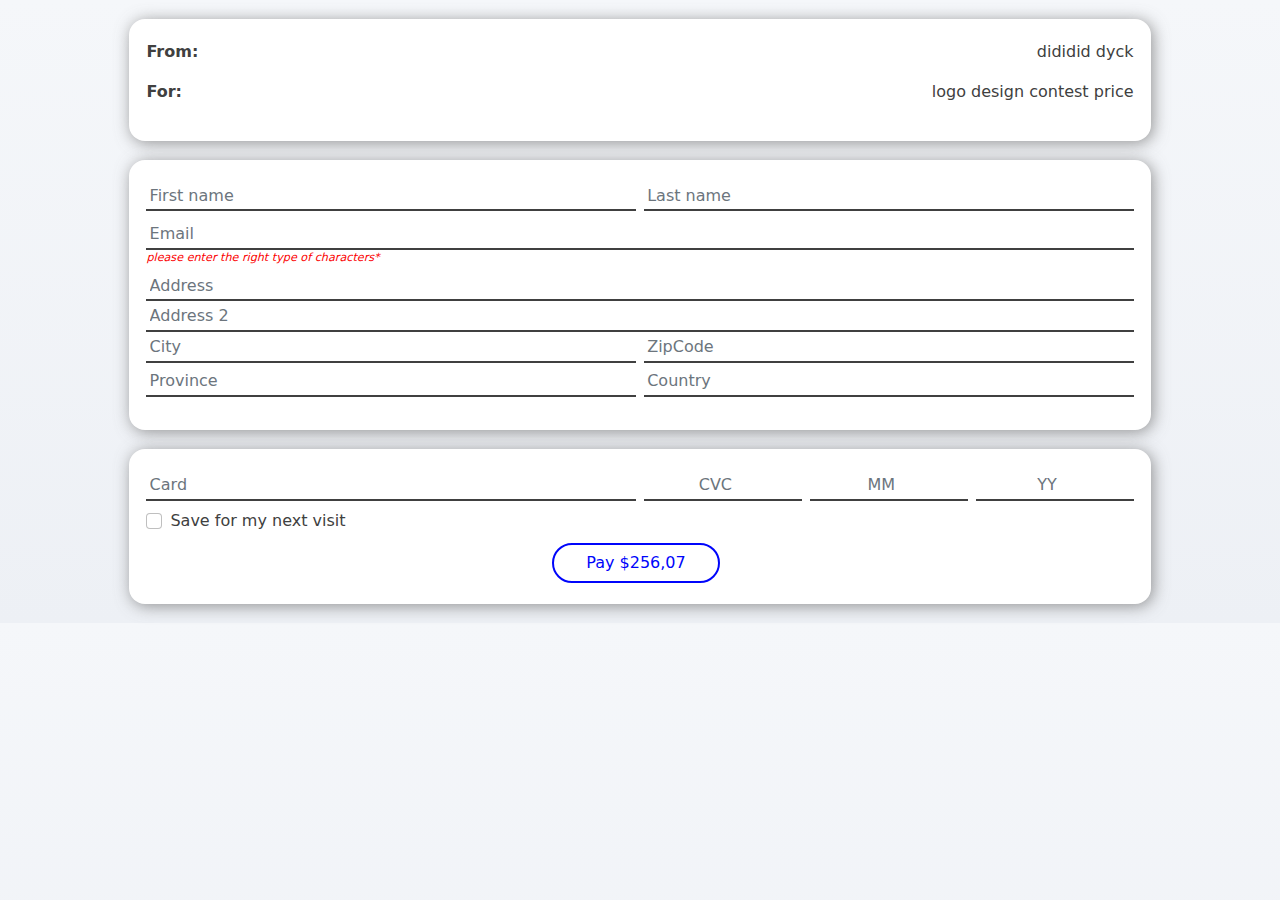
<file: index.html>
<!doctype html>
<html lang="pt-br">

<head>
  <!-- Required meta tags -->
  <meta charset="utf-8">
  <meta name="viewport" content="width=device-width, initial-scale=1">
  <link href="./css/app.css" rel="stylesheet">


  <title>form</title>
</head>

<body class="text-center">
  <div class="container">
    <div class="row justify-content-center">
      <div class="col-11 content">
        <div id="card-1" class="indie-white-card">
          <div class="row">
            <div class="col-3 text-start">
              <p class="m-bold">From:</p>
            </div>
            <div id="from" class="col-9 text-end">
              <p>dididid dyck</p>
            </div>
          </div>
          <div class="row">
            <div class="col-3 text-start">
              <p class="m-bold">For:</p>
            </div>
            <div id="for" class="col-9 text-end">
              <p> logo design contest price</p>
            </div>
          </div>
        </div>
        <div id="card-2" class="indie-white-card">
          <div id="name" class="row">
            <div class="col-6">
              <div class="mb-2 text-start">
                <input type="text" class="form-control text-start" id="first-name" placeholder="First name">
              </div>
            </div>
            <div class="col-6">
              <div class="mb-2 text-start">
                <input type="text" class="form-control text-start" id="last-name" placeholder="Last name">
              </div>
            </div>
          </div>
          <div id="email" class="row">
            <div class="col">
              <div class="mb-1 text-start">
                <input type="email" class="form-control" id="user-email" placeholder="Email">
                <p class="m-erro m-small mb-1">please enter the right type of characters*</p>
                <!--in case of erro-->
              </div>
            </div>
          </div>
          <div id="adress" class="row">
            <div class="col">
              <div class="mb-1 text-start">
                <input type="text" class="form-control" id="user-Address" placeholder="Address">
                <input type="text" class="form-control" id="user-Address2" placeholder="Address 2">
                <div id="location" class="row">
                  <div class="col-6">
                    <div class="mb-1 text-start">
                      <input type="text" class="form-control text-start" id="user-city" placeholder="City">
                    </div>
                  </div>
                  <div class="col-6">
                    <div class="mb-1 text-start">
                      <input type="number" class="form-control text-start" id="zipcode" placeholder="ZipCode">
                    </div>
                  </div>
                </div>
                <div id="location-p2" class="row">
                  <div class="col-6">
                    <div class="mb-1 text-start">
                      <input type="text" class="form-control text-start" id="province" placeholder="Province">
                    </div>
                  </div>
                  <div class="col-6">
                    <div class="mb-2 text-start">
                      <input type="number" class="form-control text-start" id="country" placeholder="Country">
                    </div>
                  </div>
                </div>
              </div>
            </div>
          </div>
        </div>
        <div id="card-3" class="indie-white-card">
          <div id="credit-card" class="row">
            <div class="col-6">
              <div class="mb-2 text-start">
                <input type="number" class="form-control text-start" id="user-card" placeholder="Card">
              </div>
            </div>
            <div class="col-2">
              <div class="mb-2 text-center">
                <input type="number" class="form-control text-center" id="cvc" placeholder="CVC">
              </div>
            </div>
            <div class="col-2">
              <div class="mb-2 text-center">
                <input type="number" class="form-control text-center" id="card-month" placeholder="MM">
              </div>
            </div>
            <div class="col-2">
              <div class="mb-2 text-center">
                <input type="number" class="form-control text-center" id="card-year" placeholder="YY">
              </div>
            </div>
            <div id="keep-information" class="row">
              <div class="col text-start">
                <div class="form-check">
                  <input class="form-check-input" type="checkbox" value="" id="flexCheckDefault">
                  <label class="form-check-label" for="flexCheckDefault">Save for my next visit</label>
                </div>
              </div>
            </div>
            <div id="price-btn" class="row">
              <div class="col text-center mt-2">
                <a href="./confirmation.html">
                  <button type="button" class="btn btn-outline-primary">Pay <span id="value-payment">$256,07</span></button>
                </a>
              </div>
            </div>
          </div>
        </div>
      </div>
    </div>
  </div>
  <!-- bootstrap JavaScript -->
  <script src="js\bootstrap.bundle.min.js"></script>

</body>

</html>
</file>
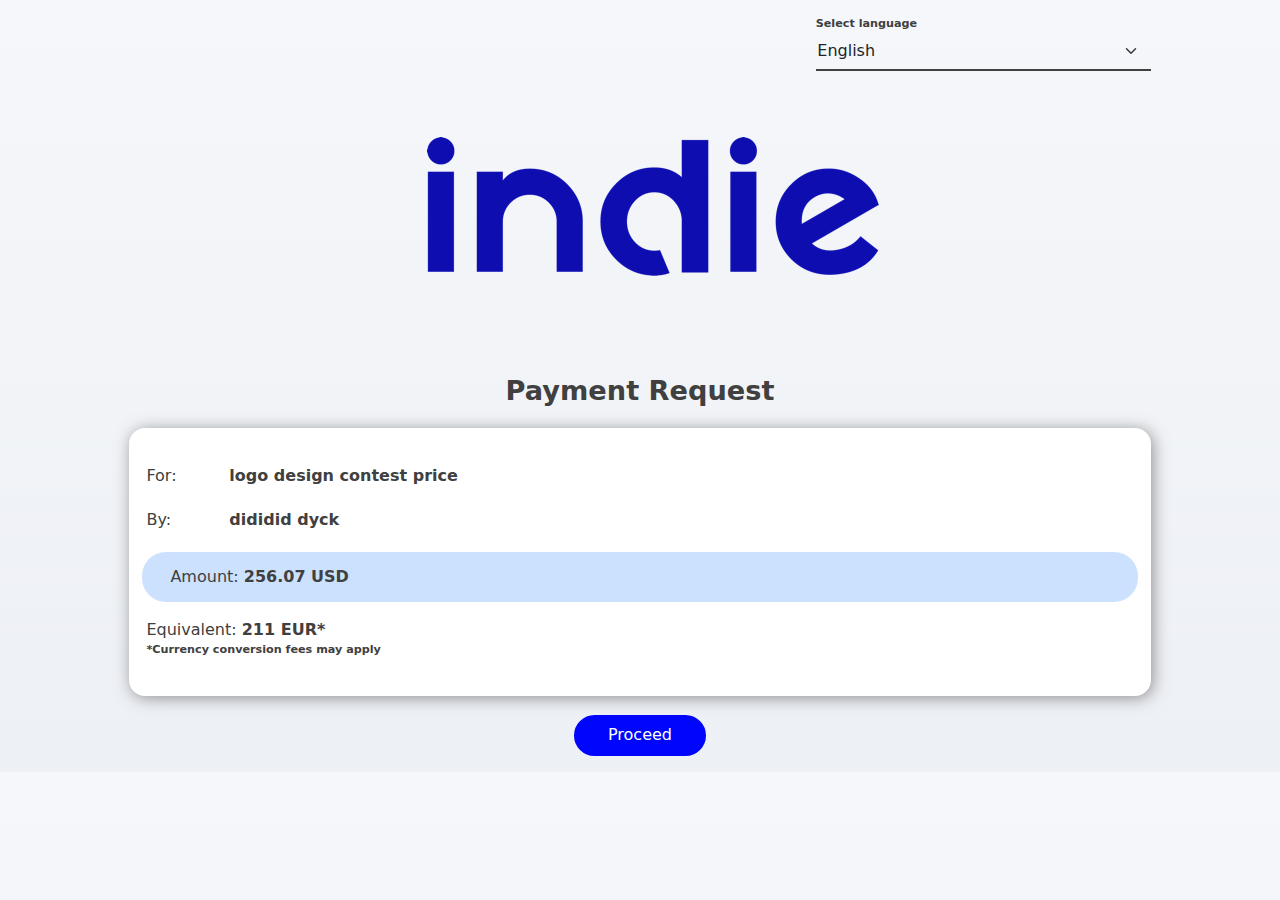
<file: confirmation.html>
<!doctype html>
<html lang="pt-br">

<head>
  <!-- Required meta tags -->
  <meta charset="utf-8">
  <meta name="viewport" content="width=device-width, initial-scale=1">
  <link href="./css/app.css" rel="stylesheet">


  <title>confirmation</title>
</head>

<body class="text-center">
  <div class="container">
    <div class="row justify-content-center">
      <div class="col-11">
        <div class="row">
          <div class="col-4 offset-8">
            <p class=" text-start m-bold m-small mt-3 mb-0">Select language</p>
            <select class="form-select" aria-label="Default select example">
              <option value="EN" selected>English</option>
              <option value="ES">Spanish</option>
              <option value="FR">French</option>
            </select>
          </div>
        </div>
        <div class="row">
          <div class="col">
            <img class="img-fluid" src="./img/indie-small-i-transparent-600x300-LOGO.png" alt="brand logo">
          </div>
        </div>
        <div class="row">
          <div class="col">
            <p class="m-bold m-big">Payment Request</p>
          </div>
        </div>
        <div id="card-4" class="indie-white-card mt-0">
          <div class="row mt-3">
            <div class="col-1 text-start">
              <p>For:</p>
            </div>
            <div id="for-confirm" class="col-10 text-start">
              <p class="m-bold"> logo design contest price</p>
            </div>
          </div>
          <div class="row mt-1">
            <div class="col-1 text-start">
              <p>By:</p>
            </div>
            <div id="from-confirm" class="col-10 text-start">
              <p class="m-bold">dididid dyck</p>
            </div>
          </div>
          <div class="row mt-1 rounded-bg">
            <div class="col text-start">
              <p class="mb-0">Amount: <span id="amount" class="m-bold">256.07 USD</span></p>
            </div>
          </div>
          <div class="row mt-3 ">
            <div class="col text-start">
              <p class="mb-0">Equivalent: <span id="converted" class="m-bold">211 EUR*</span></p>
              <p class="m-bold m-small mt-0">*Currency conversion fees may apply</p>
            </div>
          </div>
        </div>
        <div class="row">
          <div class="col mb-3">
            <a href=""> <button type="button" class="btn btn-primary">Proceed</button></a>
          </div>
        </div>
      </div>
    </div>
  </div>
  <!-- bootstrap JavaScript -->
  <script src="js\bootstrap.bundle.min.js"></script>
</body>

</html>
</file>
<file: css/app.css>
@import url(./bootstrap.min.css);
@import url(./bootstrap-grid.min.css);

/*font custom start*/
@font-face {
  font-family: 'Metropolis';
  src: url('./css/font/Metropolis-Regular.woff2') format('woff2'),
      url('./css/font/Metropolis-Regular.woff') format('woff');
  font-style: normal;
}
/*font custom end*/

/*general custom start*/
:root {
  --metropolis:system-ui,-apple-system,'Metropolis';  
  --bs-font-sans-serif: system-ui,-apple-system,"Segoe UI",Roboto,"Helvetica Neue",Arial,"Noto Sans","Liberation Sans",sans-serif,"Apple Color Emoji","Segoe UI Emoji","Segoe UI Symbol","Noto Color Emoji";
 
}

body {
    margin: 0;
    font-family: var(--metropolis);
    font-size: 1rem;
    font-weight: 400;
    line-height: 1.5;
    color: #404040;
    background-image: linear-gradient(to top, #EDF0F5 0%, #F5F7FA 100%);
    -webkit-text-size-adjust: 100%;
    -webkit-tap-highlight-color: transparent;
    
    
}

.row {
  --bs-gutter-x: .5rem;
  --bs-gutter-y: 0;
  display: flex;
  flex-wrap: wrap;
  margin-top: calc(var(--bs-gutter-y) * -1);
  margin-right: calc(var(--bs-gutter-x)/ -2);
  margin-left: calc(var(--bs-gutter-x)/ -2);
}
.rounded-bg{
    background-color:rgba(87, 157, 252, .3);
    padding: .8rem 1.5rem;
    border-radius: 1.5rem; 
}
/*general custom end*/
/*text custom start*/
 .m-bold{
  font-weight: 750;
}
 .m-erro{
  font-style: italic;
  color:#FB0000 ;
}
 .m-small{
  font-size: 0.7rem ;
}
.m-big{
  font-size: 1.7rem;
}
/*text custom end*/
/*white cards start*/
.indie-white-card{
background: #FFFFFF;
box-shadow: 2px 2px 16px #707070BF;
border-radius: 1rem;
margin:1.2rem auto;
padding:1.3rem 1.1rem;
opacity: 1;

}

/*white cards end*/
/*form custom start*/
.form-control {
  display: block;
  width: 100%;
  padding: .3rem .2rem;
  font-size: 1rem;
  font-weight: 400;
  line-height: 1;
  color: #404040;
  background-color: #fff;
  background-clip: padding-box;
  border: transparent;
  border-bottom: 2px solid #404040;
  -webkit-appearance: none;
  -moz-appearance: none;
  appearance: none;
  border-radius: 0;
  transition: none;
}

.form-check-input:checked {
  background-color: #0005FB;
  border-color: #0005FB;
}

.form-select {
  display: block;
  width: 100%;
  padding: .375rem 1.75rem .375rem .1rem;
  font-size: 1rem;
  font-weight: 400;
  line-height: 1.5;
  color: #212529;
  background-color: transparent;
  background-repeat: no-repeat;
  background-position: right .75rem center;
  background-size: 16px 12px;
  border: transparent;
  border-bottom: 2px solid #404040;
  border-radius: 0;
  -webkit-appearance: none;
  -moz-appearance: none;
  appearance: none;
}
/*form custom end*/

/*outline-button custom start*/
.btn-outline-primary {
  color: #0005FB;
  border-color: #0005FB;
}
.btn-outline-primary:hover {
  color: #ffffff;
  border-color: transparent;
  background-color: #0005FB;
}
.btn {
  display: inline-block;
  font-weight: 400;
  line-height: 1.5;
  color: #0005FB;
  text-align: center;
  text-decoration: none;
  vertical-align: middle;
  cursor: pointer;
  -webkit-user-select: none;
  -moz-user-select: none;
  user-select: none;
  background-color: transparent;
  border: 2px solid #0005FB;
  padding: .4rem 2rem;
  font-size: 1rem;
  border-radius: 1.5rem;
  transition: none;
}
/*outline-button custom end*/

/*blue-button custom start*/
.btn-primary {
  color: #fff;
  background-color: #0005FB;
  border-color: #0005FB;
}
.btn-primary:hover {
  background-color:#1D6DFB ;
}
/*blue-button custom end*/
</file>
